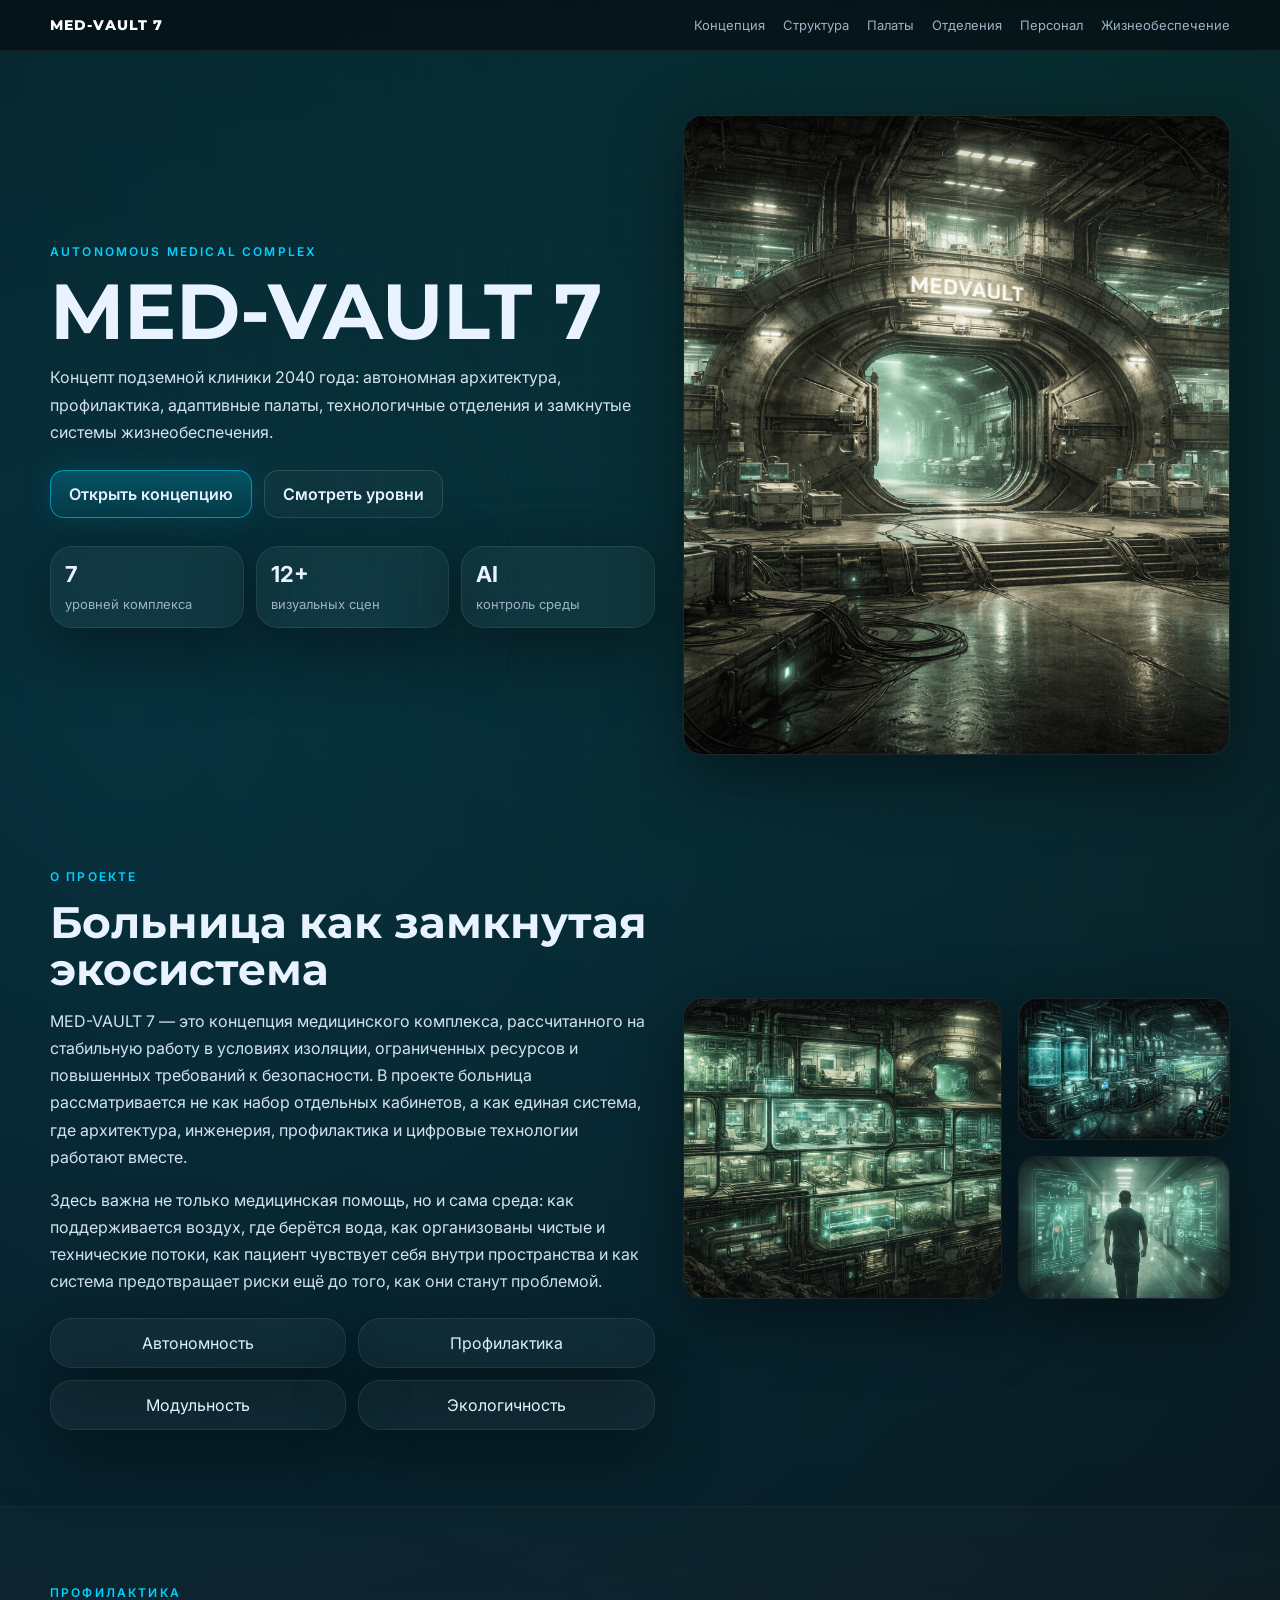
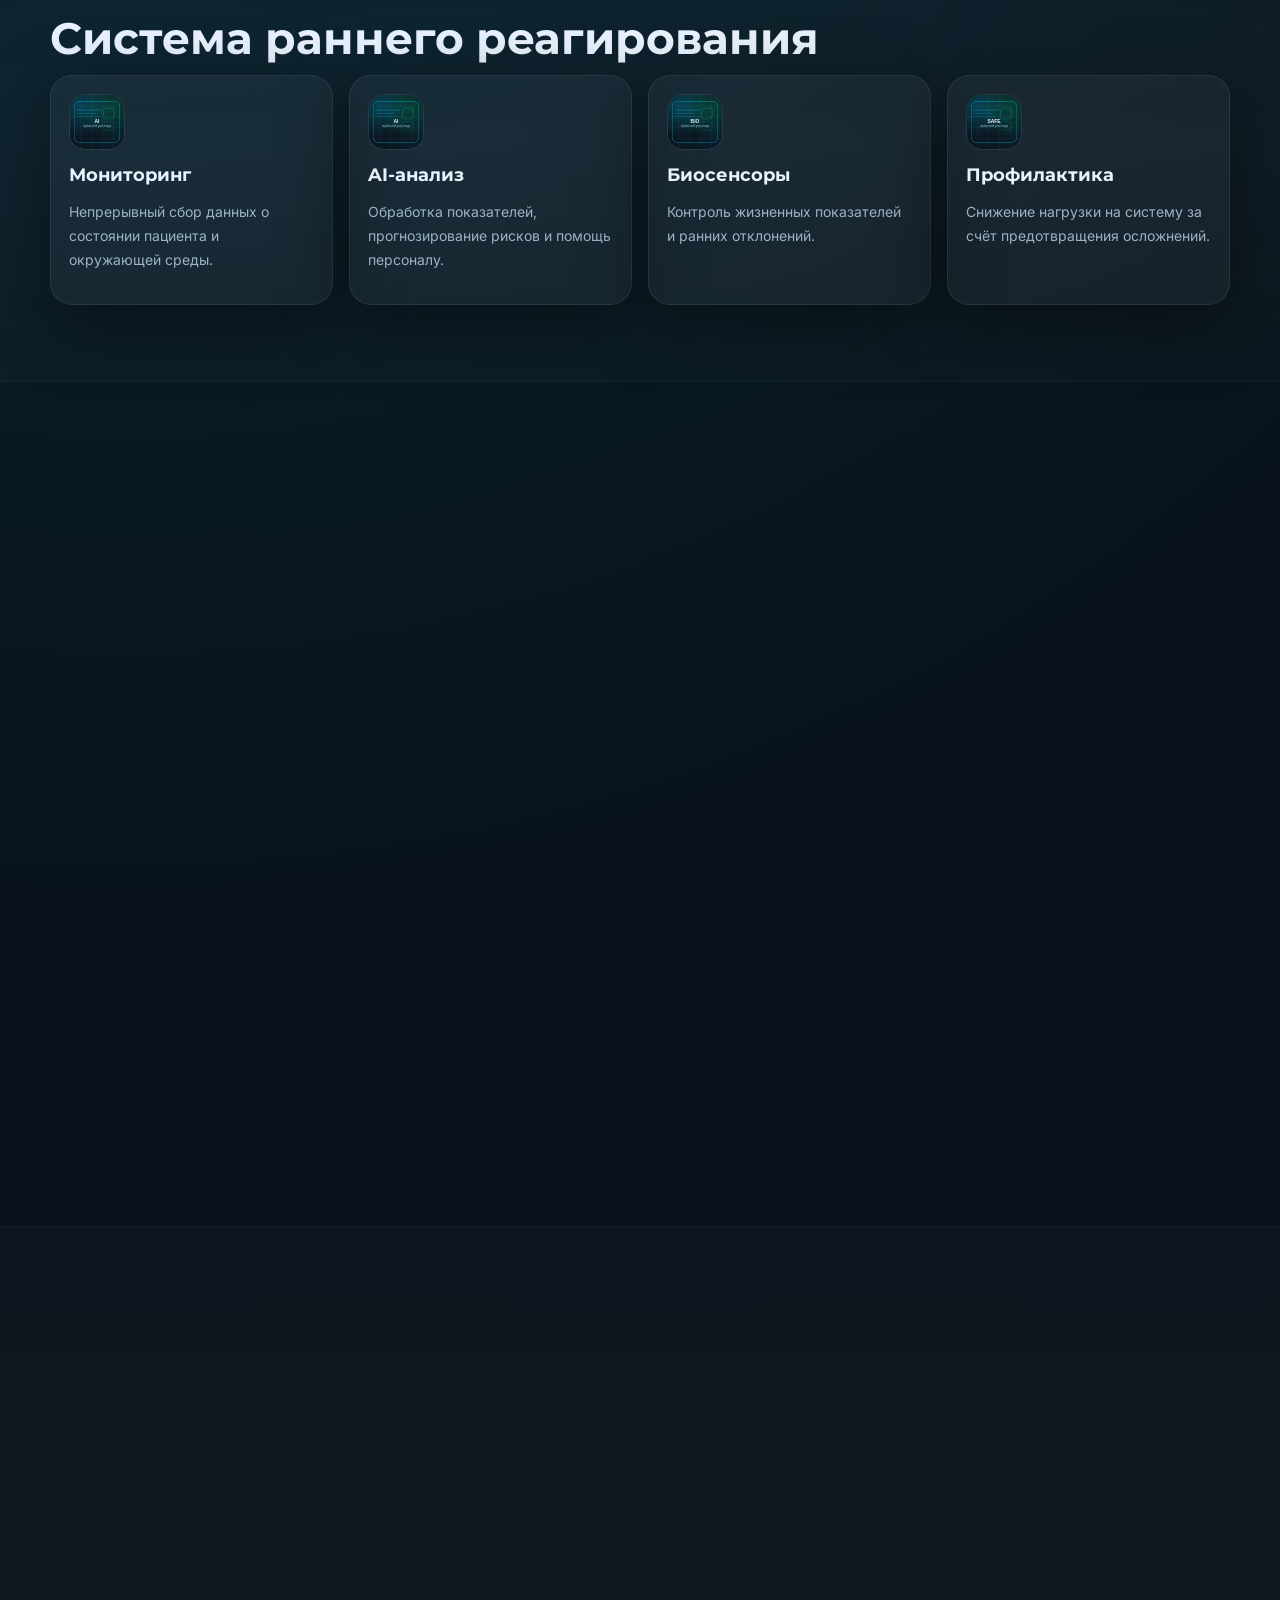
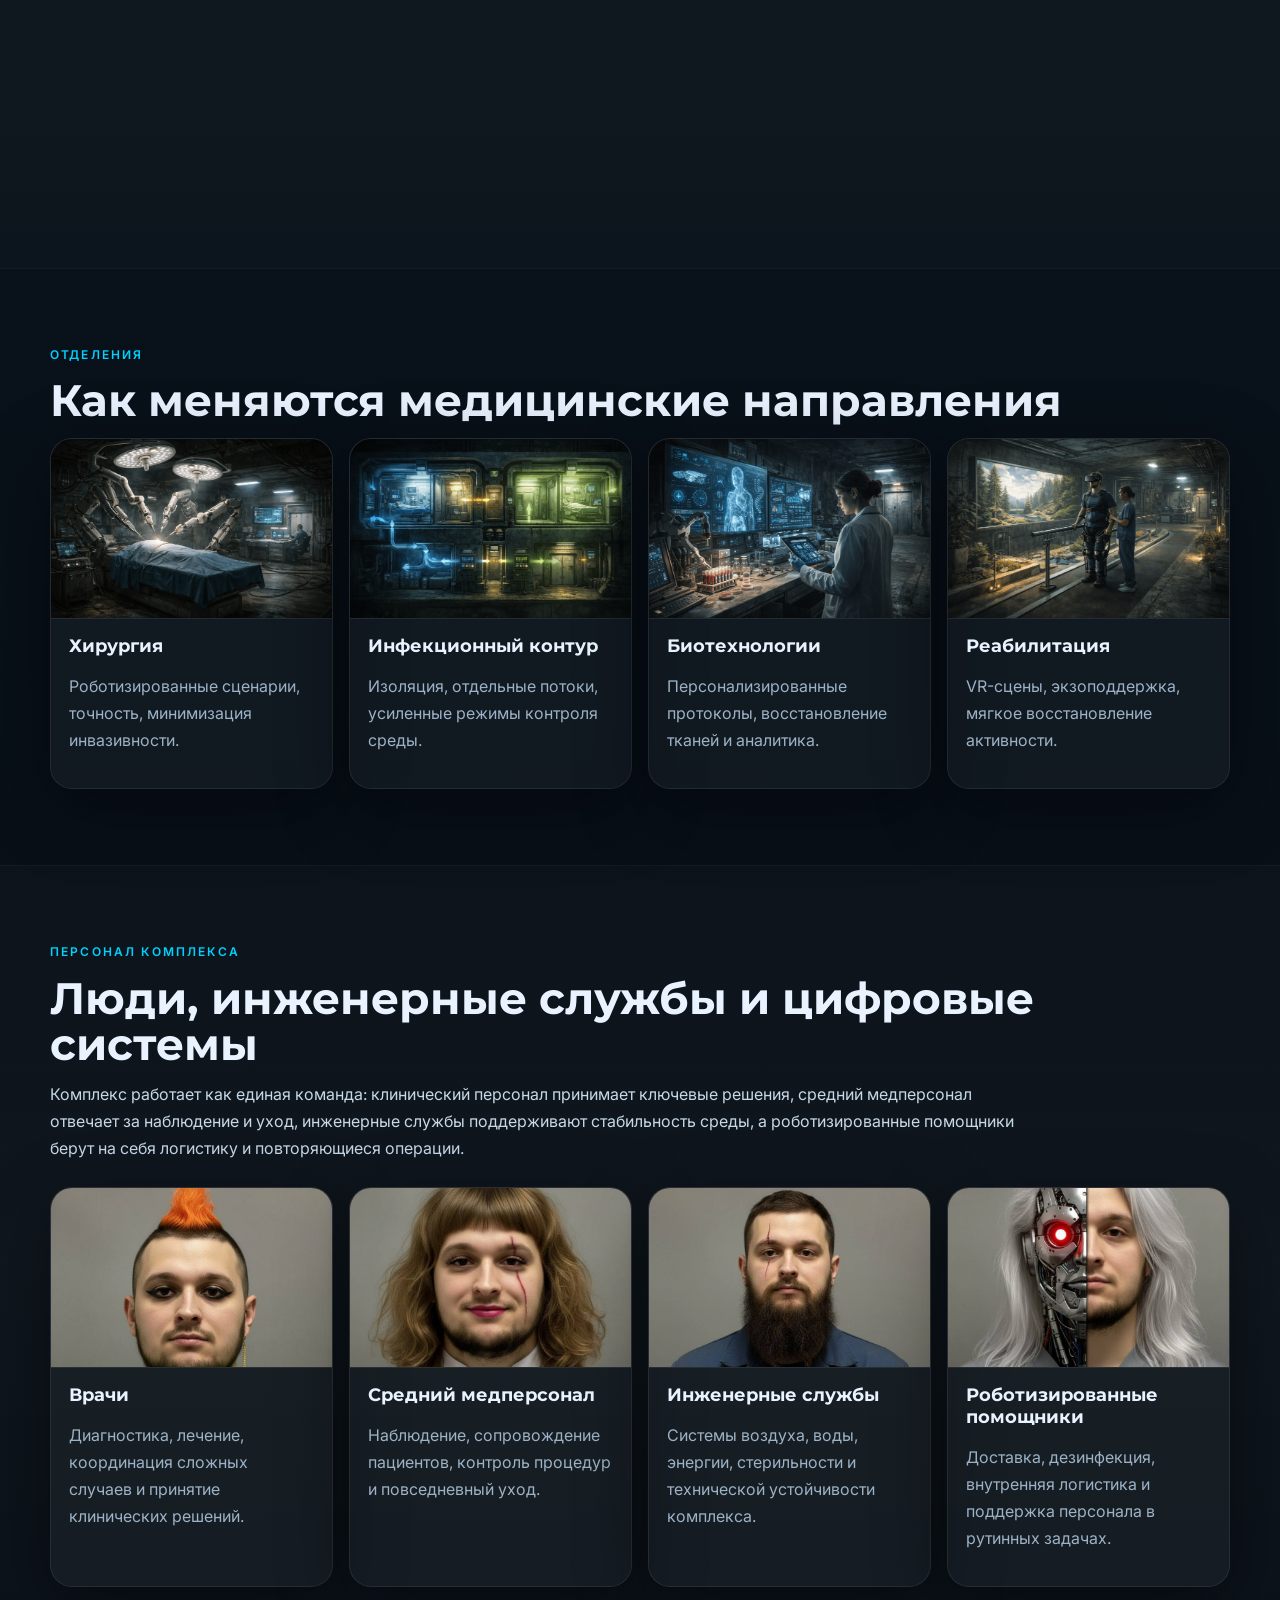
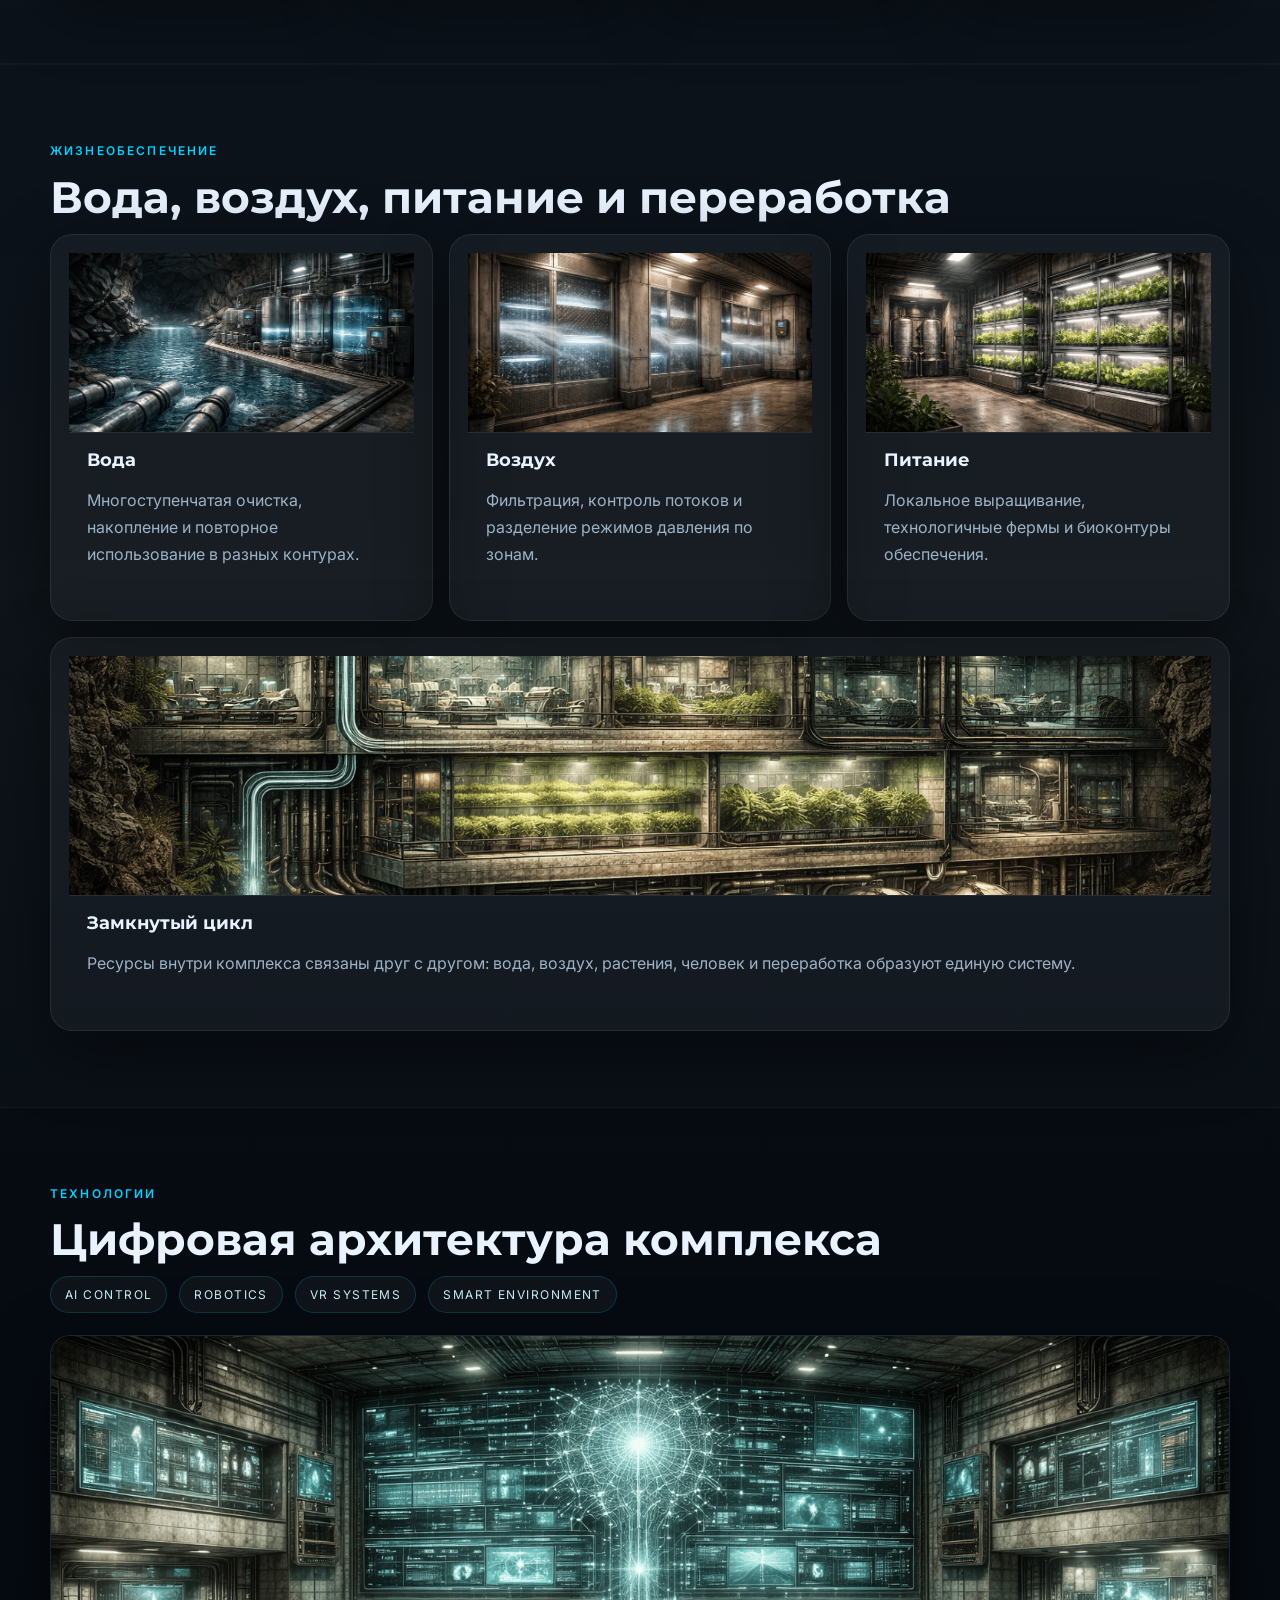
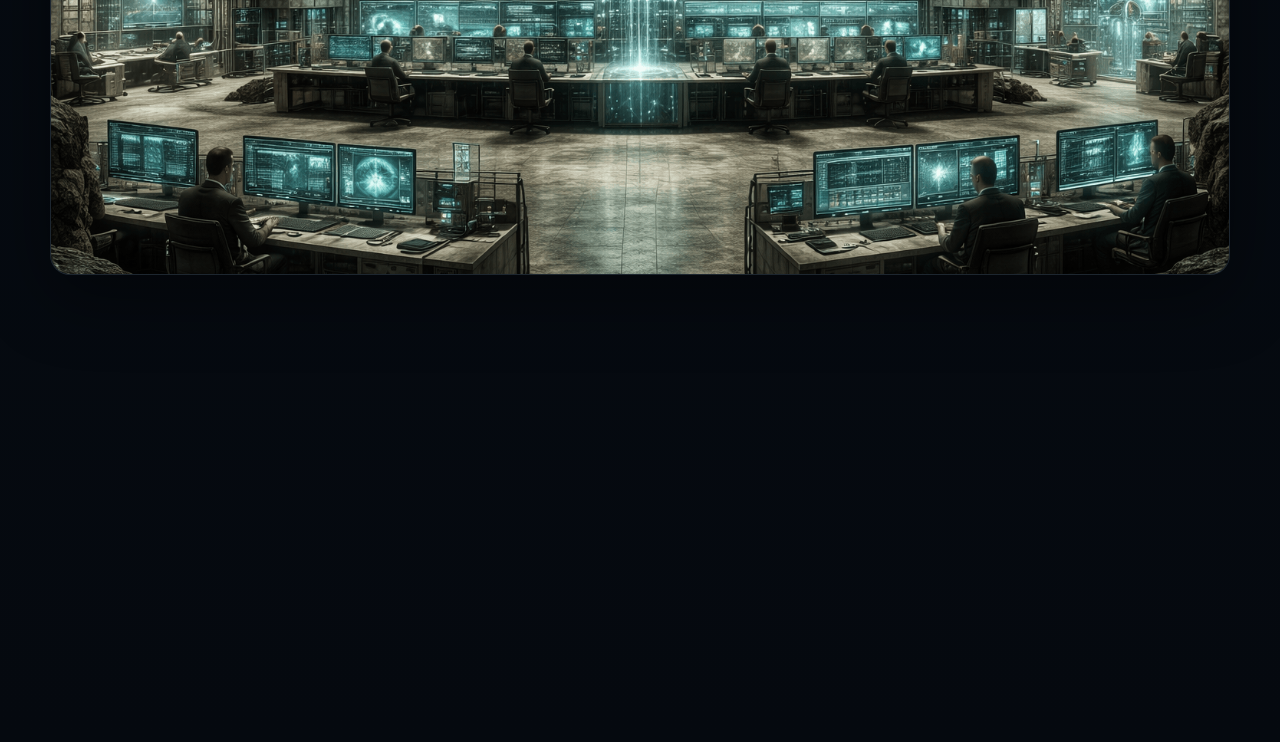
<file: index.html>
<!doctype html>
<html lang="ru">
<head>
  <meta charset="utf-8" />
  <meta name="viewport" content="width=device-width, initial-scale=1" />
  <title>MED-VAULT 7</title>
  <meta name="description" content="Футуристический концепт автономного медицинского комплекса будущего." />
  <link rel="preconnect" href="https://fonts.googleapis.com">
  <link rel="preconnect" href="https://fonts.gstatic.com" crossorigin>
  <link href="https://fonts.googleapis.com/css2?family=Inter:wght@400;500;600;700&family=Montserrat:wght@600;700;800&display=swap" rel="stylesheet">
  <link rel="stylesheet" href="assets/css/style.css" />
</head>
<body>
  <div class="bg-grid"></div>
  <header class="site-header">
    <div class="container header-row">
      <a href="#hero" class="brand">MED-VAULT 7</a>
      <nav class="nav">
        <a href="#concept">Концепция</a>
        <a href="#levels">Структура</a>
        <a href="#wards">Палаты</a>
        <a href="#departments">Отделения</a>
        <a href="#staff">Персонал</a>
        <a href="#support">Жизнеобеспечение</a>
      </nav>
    </div>
  </header>

  <main>
    <section class="hero" id="hero">
      <div class="container hero-grid reveal">
        <div>
          <p class="eyebrow">AUTONOMOUS MEDICAL COMPLEX</p>
          <h1>MED-VAULT 7</h1>
          <p class="lead">Концепт подземной клиники 2040 года: автономная архитектура, профилактика, адаптивные палаты, технологичные отделения и замкнутые системы жизнеобеспечения.</p>
          <div class="hero-actions">
            <a class="btn btn-primary" href="#concept">Открыть концепцию</a>
            <a class="btn btn-ghost" href="#levels">Смотреть уровни</a>
          </div>
          <div class="stats">
            <div class="stat"><strong>7</strong><span>уровней комплекса</span></div>
            <div class="stat"><strong>12+</strong><span>визуальных сцен</span></div>
            <div class="stat"><strong>AI</strong><span>контроль среды</span></div>
          </div>
        </div>
        <div class="hero-visual stack-visual">
          <img src="assets/img/1.png" alt="Футуристический медицинский комплекс" class="panel-image large">
        </div>
      </div>
    </section>

    <section class="section" id="concept">
      <div class="container two-col reveal">
        <div>
          <p class="section-label">О проекте</p>
          <h2>Больница как замкнутая экосистема</h2>
          <p>MED-VAULT 7 — это концепция медицинского комплекса, рассчитанного на стабильную работу в условиях изоляции, ограниченных ресурсов и повышенных требований к безопасности. В проекте больница рассматривается не как набор отдельных кабинетов, а как единая система, где архитектура, инженерия, профилактика и цифровые технологии работают вместе.</p>
          <p>Здесь важна не только медицинская помощь, но и сама среда: как поддерживается воздух, где берётся вода, как организованы чистые и технические потоки, как пациент чувствует себя внутри пространства и как система предотвращает риски ещё до того, как они станут проблемой.</p>
          <div class="mini-grid">
            <div class="mini-card">Автономность</div>
            <div class="mini-card">Профилактика</div>
            <div class="mini-card">Модульность</div>
            <div class="mini-card">Экологичность</div>
          </div>
        </div>
        <div class="gallery-2x2">
          <img src="assets/img/2.png" alt="Общий вид комплекса" class="panel-image tall">
          <img src="assets/img/3.png" alt="Схема комплекса" class="panel-image">
          <img src="assets/img/4.png" alt="Лаборатория будущего" class="panel-image">
        </div>
      </div>
    </section>

    <section class="section alt" id="prevention">
      <div class="container reveal">
        <p class="section-label">Профилактика</p>
        <h2>Система раннего реагирования</h2>
        <div class="cards four">
          <article class="card icon-card">
            <img src="assets/img/icon-ai.svg" alt="Мониторинг" class="icon-img">
            <h3>Мониторинг</h3>
            <p>Непрерывный сбор данных о состоянии пациента и окружающей среды.</p>
          </article>
          <article class="card icon-card">
            <img src="assets/img/icon-ai.svg" alt="Анализ" class="icon-img">
            <h3>AI-анализ</h3>
            <p>Обработка показателей, прогнозирование рисков и помощь персоналу.</p>
          </article>
          <article class="card icon-card">
            <img src="assets/img/icon-bio.svg" alt="Биосенсоры" class="icon-img">
            <h3>Биосенсоры</h3>
            <p>Контроль жизненных показателей и ранних отклонений.</p>
          </article>
          <article class="card icon-card">
            <img src="assets/img/icon-shield.svg" alt="Профилактика" class="icon-img">
            <h3>Профилактика</h3>
            <p>Снижение нагрузки на систему за счёт предотвращения осложнений.</p>
          </article>
        </div>
      </div>
    </section>

    <section class="section" id="levels">
      <div class="container reveal">
        <p class="section-label">Структура комплекса</p>
        <h2>Вертикальная организация уровней</h2>
        <div class="levels-layout">
          <div class="levels-column">
            <button class="level active" data-title="Уровень 0 — Приём и фильтрация" data-text="Входная зона, первичный контроль, сортировка потоков и маршрутизация пациентов." data-image="assets/img/5.png">0</button>
            <button class="level" data-title="Уровень -1 — Контроль санитарных рисков" data-text="Изолированные контуры с отдельными режимами доступа и воздухообмена." data-image="assets/img/6.png">-1</button>
            <button class="level" data-title="Уровень -2 — Диагностика" data-text="Быстрые анализы, сканирование и цифровая маршрутизация по отделениям." data-image="assets/img/7.jpg">-2</button>
            <button class="level" data-title="Уровень -3 — Лечение" data-text="Основные лечебные зоны: вмешательства, интенсивная помощь и контроль состояния." data-image="assets/img/8.jpg">-3</button>
            <button class="level" data-title="Уровень -4 — Палаты" data-text="Индивидуальные модули с настраиваемой средой, тишиной и визуальным комфортом." data-image="assets/img/9.jpg">-4</button>
            <button class="level" data-title="Уровень -5 — Экосистема" data-text="Контуры воды, питания, воздуха и локального производства ресурсов." data-image="assets/img/10.png">-5</button>
            <button class="level" data-title="Уровень -6 — Технический уровень" data-text="Энергия, переработка, резервные системы и инженерные коммуникации." data-image="assets/img/11.png">-6</button>
          </div>
          <div class="level-panel card">
            <h3 id="level-title">Уровень 0 — Приём и фильтрация</h3>
            <p id="level-text">Входная зона, первичный контроль, сортировка потоков и маршрутизация пациентов.</p>
            <img id="level-image" src="assets/img/5.png" alt="Визуал выбранного уровня" class="panel-image top-gap">
          </div>
        </div>
      </div>
    </section>

    <section class="section alt" id="wards">
      <div class="container reveal">
        <p class="section-label">Пациентские модули</p>
        <h2>Палаты будущего</h2>
        <div class="two-col reverse">
          <div class="gallery-3">
            <img src="assets/img/12.png" alt="Общий вид палаты" class="panel-image tall">
            <img src="assets/img/13.png" alt="Интеллектуальная кровать" class="panel-image">
            <img src="assets/img/14.png" alt="Панель управления" class="panel-image">
          </div>
          <div>
            <p>Палаты проектируются как автономные модули. Внутри поддерживаются параметры микроклимата, освещения, стерильности и комфорта. Пространство адаптируется под сценарий использования: наблюдение, восстановление, повышенный контроль или полная изоляция.</p>
            <p>Система объединяет интеллектуальную кровать, локальную вентиляцию, цифровой интерфейс, встроенные датчики и визуальные среды для снижения стресса. Благодаря этому палата становится не просто комнатой, а активной частью лечебного процесса.</p>
            <ul class="feature-list">
              <li>настройка температуры, влажности и состава воздуха</li>
              <li>динамический световой цикл и шумоизоляция</li>
              <li>локальные сценарии стерильности</li>
              <li>цифровые интерфейсы и сервисная автоматизация</li>
            </ul>
          </div>
        </div>
      </div>
    </section>

    <section class="section" id="departments">
      <div class="container reveal">
        <p class="section-label">Отделения</p>
        <h2>Как меняются медицинские направления</h2>
        <div class="cards four media-cards">
          <article class="card media-card"><img src="assets/img/15.png" alt="Хирургия"><h3>Хирургия</h3><p>Роботизированные сценарии, точность, минимизация инвазивности.</p></article>
          <article class="card media-card"><img src="assets/img/16.png" alt="Инфекционный контур"><h3>Инфекционный контур</h3><p>Изоляция, отдельные потоки, усиленные режимы контроля среды.</p></article>
          <article class="card media-card"><img src="assets/img/17.png" alt="Биотехнологии"><h3>Биотехнологии</h3><p>Персонализированные протоколы, восстановление тканей и аналитика.</p></article>
          <article class="card media-card"><img src="assets/img/18.png" alt="Реабилитация"><h3>Реабилитация</h3><p>VR-сцены, экзоподдержка, мягкое восстановление активности.</p></article>
        </div>
      </div>
    </section>


    <section class="section alt" id="staff">
      <div class="container reveal">
        <p class="section-label">Персонал комплекса</p>
        <h2>Люди, инженерные службы и цифровые системы</h2>
        <p class="section-intro">Комплекс работает как единая команда: клинический персонал принимает ключевые решения, средний медперсонал отвечает за наблюдение и уход, инженерные службы поддерживают стабильность среды, а роботизированные помощники берут на себя логистику и повторяющиеся операции.</p>
        <div class="cards four media-cards">
          <article class="card media-card"><img src="assets/img/19.png" alt="Клинический персонал"><h3>Врачи</h3><p>Диагностика, лечение, координация сложных случаев и принятие клинических решений.</p></article>
          <article class="card media-card"><img src="assets/img/20.png" alt="Средний медицинский персонал"><h3>Средний медперсонал</h3><p>Наблюдение, сопровождение пациентов, контроль процедур и повседневный уход.</p></article>
          <article class="card media-card"><img src="assets/img/21.png" alt="Инженерные службы"><h3>Инженерные службы</h3><p>Системы воздуха, воды, энергии, стерильности и технической устойчивости комплекса.</p></article>
          <article class="card media-card"><img src="assets/img/22.png" alt="Роботизированные помощники"><h3>Роботизированные помощники</h3><p>Доставка, дезинфекция, внутренняя логистика и поддержка персонала в рутинных задачах.</p></article>
        </div>
      </div>
    </section>

    <section class="section alt" id="support">
      <div class="container reveal">
        <p class="section-label">Жизнеобеспечение</p>
        <h2>Вода, воздух, питание и переработка</h2>
        <div class="support-grid">
          <article class="card support-card"><img src="assets/img/23.png" alt="Вода"><h3>Вода</h3><p>Многоступенчатая очистка, накопление и повторное использование в разных контурах.</p></article>
          <article class="card support-card"><img src="assets/img/24.png" alt="Воздух"><h3>Воздух</h3><p>Фильтрация, контроль потоков и разделение режимов давления по зонам.</p></article>
          <article class="card support-card"><img src="assets/img/25.png" alt="Питание"><h3>Питание</h3><p>Локальное выращивание, технологичные фермы и биоконтуры обеспечения.</p></article>
          <article class="card support-card wide"><img src="assets/img/26.png" alt="Замкнутый цикл"><h3>Замкнутый цикл</h3><p>Ресурсы внутри комплекса связаны друг с другом: вода, воздух, растения, человек и переработка образуют единую систему.</p></article>
        </div>
      </div>
    </section>

    <section class="section" id="tech">
      <div class="container reveal">
        <p class="section-label">Технологии</p>
        <h2>Цифровая архитектура комплекса</h2>
        <div class="tech-layout">
          <div class="tech-tags">
            <span>AI CONTROL</span>
            <span>ROBOTICS</span>
            <span>VR SYSTEMS</span>
            <span>SMART ENVIRONMENT</span>
          </div>
          <img src="assets/img/27.png" alt="Технологическая схема" class="panel-image big-center">
        </div>
      </div>
    </section>

    <section class="section final-section">
      <div class="container reveal final-box">
        <h2>Это не просто больница — это система выживания</h2>
        <p></p>
        <a class="btn btn-primary" href="#hero">Наверх</a>
      </div>
    </section>
  </main>

  <script src="assets/js/app.js"></script>
</body>
</html>
</file>
<file: assets/css/style.css>
:root{
  --bg:#081018;
  --bg2:#0d1621;
  --panel:rgba(255,255,255,0.04);
  --line:rgba(255,255,255,0.12);
  --text:#e9f3ff;
  --muted:#9cb2c6;
  --blue:#00d1ff;
  --green:#00ff9c;
  --shadow:0 20px 70px rgba(0,0,0,.45);
  --radius:22px;
  --container:1180px;
}
*{box-sizing:border-box}
html{scroll-behavior:smooth}
body{
  margin:0;
  font-family:Inter,system-ui,sans-serif;
  color:var(--text);
  background:
    radial-gradient(circle at 10% 10%, rgba(0,209,255,.15), transparent 28%),
    radial-gradient(circle at 90% 0%, rgba(0,255,156,.08), transparent 24%),
    linear-gradient(180deg, #071018 0%, #09121b 40%, #05090f 100%);
}
img{display:block;max-width:100%}
a{color:inherit;text-decoration:none}
.container{width:min(var(--container),calc(100% - 40px));margin:0 auto}
.bg-grid{
  position:fixed; inset:0; pointer-events:none; opacity:.09;
  background-image: linear-gradient(rgba(255,255,255,.18) 1px, transparent 1px), linear-gradient(90deg, rgba(255,255,255,.18) 1px, transparent 1px);
  background-size: 42px 42px;
  mask-image: radial-gradient(circle at center, black 30%, transparent 90%);
}
.site-header{
  position:sticky; top:0; z-index:10;
  backdrop-filter: blur(10px);
  background:rgba(6,10,15,.65);
  border-bottom:1px solid rgba(255,255,255,.06);
}
.header-row{display:flex;justify-content:space-between;align-items:center;gap:20px;padding:16px 0}
.brand{font-family:Montserrat,sans-serif;font-weight:800;letter-spacing:.08em;font-size:14px;color:#fff}
.nav{display:flex;gap:18px;flex-wrap:wrap}
.nav a{font-size:13px;color:var(--muted)}
.nav a:hover{color:#fff}
.hero{padding:64px 0 36px}
.hero-grid,.two-col{display:grid;grid-template-columns:1.05fr .95fr;gap:28px;align-items:center}
.reverse{grid-template-columns:.95fr 1.05fr}
.eyebrow,.section-label{
  color:var(--blue); text-transform:uppercase; letter-spacing:.18em; font-size:12px; font-weight:600; margin:0 0 12px;
}
h1,h2,h3{font-family:Montserrat,sans-serif;margin:0 0 14px}
h1{font-size:clamp(42px,7vw,78px);line-height:.95}
h2{font-size:clamp(28px,4vw,44px);line-height:1.05}
h3{font-size:18px}
.lead,p{line-height:1.7;color:#d3e2f0}
.section-intro{max-width:980px;margin:0 0 24px;color:#c7d8e8}
.section{padding:76px 0}
.alt{background:linear-gradient(180deg, rgba(255,255,255,.015), rgba(255,255,255,.03), rgba(255,255,255,.015));border-top:1px solid rgba(255,255,255,.03);border-bottom:1px solid rgba(255,255,255,.03)}
.btn{display:inline-flex;align-items:center;justify-content:center;padding:13px 18px;border-radius:14px;font-weight:600;border:1px solid var(--line);transition:.2s ease}
.btn:hover{transform:translateY(-1px)}
.btn-primary{background:linear-gradient(180deg, rgba(0,209,255,.22), rgba(0,209,255,.08));border-color:rgba(0,209,255,.55);box-shadow:0 0 30px rgba(0,209,255,.12)}
.btn-ghost{background:rgba(255,255,255,.03)}
.hero-actions{display:flex;gap:12px;flex-wrap:wrap;margin:24px 0 28px}
.stats{display:grid;grid-template-columns:repeat(3,1fr);gap:12px}
.stat,.mini-card,.card,.level-panel,.final-box{
  background:var(--panel);
  border:1px solid rgba(255,255,255,.08);
  border-radius:var(--radius);
  box-shadow:var(--shadow);
}
.stat{padding:14px}
.stat strong{display:block;font-size:22px;margin-bottom:6px}
.stat span{font-size:13px;color:var(--muted)}
.stack-visual{position:relative;min-height:640px}
.panel-image{width:100%;border-radius:20px;border:1px solid rgba(255,255,255,.08);background:#0a131d;box-shadow:var(--shadow)}
.panel-image.large{height:640px;object-fit:cover}
.panel-image.tall{height:420px;object-fit:cover}
.floating-card{position:absolute;width:42%;max-width:280px;box-shadow:var(--shadow)}
.top-right{top:24px;right:-10px}
.bottom-left{bottom:24px;left:-10px}
.mini-grid{display:grid;grid-template-columns:repeat(2,1fr);gap:12px;margin-top:22px}
.mini-card{padding:14px 16px;text-align:center;color:#dbf7ff}
.gallery-2x2{display:grid;grid-template-columns:1.2fr .8fr;gap:16px}
.gallery-2x2 .panel-image:nth-child(1){grid-row:span 2;height:100%}
.gallery-3{display:grid;grid-template-columns:1.2fr .8fr;gap:16px}
.gallery-3 .panel-image:nth-child(1){grid-row:span 2;height:100%}
.cards{display:grid;gap:16px}
.cards.four{grid-template-columns:repeat(4,1fr)}
.card{padding:18px;overflow:hidden}
.icon-img{width:56px;height:56px;margin-bottom:14px;border-radius:16px;border:1px solid rgba(255,255,255,.08)}
.icon-card p{font-size:14px;color:var(--muted)}
.levels-layout{display:grid;grid-template-columns:.7fr 1.3fr;gap:22px;align-items:start}
.levels-column{position:relative;padding-left:16px}
.levels-column::before{content:"";position:absolute;left:29px;top:14px;bottom:14px;width:2px;background:linear-gradient(180deg,var(--blue),rgba(0,255,156,.5));box-shadow:0 0 20px rgba(0,209,255,.3)}
.level{position:relative;display:block;width:100%;margin:12px 0;padding:14px 16px 14px 56px;border-radius:16px;border:1px solid rgba(255,255,255,.08);background:rgba(255,255,255,.03);color:#fff;text-align:left;font-weight:700;cursor:pointer}
.level::before{content:attr(data-level);position:absolute;left:10px;top:50%;transform:translateY(-50%);width:34px;height:34px;border-radius:12px;display:grid;place-items:center;background:rgba(0,209,255,.12);border:1px solid rgba(0,209,255,.38);box-shadow:0 0 20px rgba(0,209,255,.12)}
.level.active,.level:hover{border-color:rgba(0,209,255,.45);background:rgba(0,209,255,.08)}
.level-panel{padding:20px}
.top-gap{margin-top:18px}
.feature-list{padding-left:18px;color:var(--muted);line-height:1.8}
.media-card{padding:0}
.media-card img,.support-card img{width:100%;height:180px;object-fit:cover;border-bottom:1px solid rgba(255,255,255,.08)}
.media-card h3,.media-card p,.support-card h3,.support-card p{padding-left:18px;padding-right:18px}
.media-card h3,.support-card h3{padding-top:16px}
.media-card p,.support-card p{padding-bottom:18px;color:var(--muted)}
.support-grid{display:grid;grid-template-columns:repeat(3,1fr);gap:16px}
.support-card.wide{grid-column:span 3}
.support-card.wide img{height:240px}
.tech-layout{display:grid;gap:22px}
.tech-tags{display:flex;flex-wrap:wrap;gap:12px}
.tech-tags span{padding:10px 14px;border-radius:999px;background:rgba(255,255,255,.04);border:1px solid rgba(0,209,255,.18);font-size:12px;letter-spacing:.12em;color:#c9eff8}
.big-center{max-height:540px;object-fit:cover}
.final-box{text-align:center;padding:40px 28px;background:linear-gradient(180deg, rgba(0,209,255,.08), rgba(255,255,255,.03));}
.reveal{opacity:0;transform:translateY(24px);transition:opacity .7s ease, transform .7s ease}
.reveal.visible{opacity:1;transform:none}
@media (max-width: 1024px){
  .hero-grid,.two-col,.levels-layout,.support-grid{grid-template-columns:1fr}
  .cards.four{grid-template-columns:repeat(2,1fr)}
  .support-card.wide{grid-column:auto}
  .stack-visual{min-height:auto}
  .floating-card{display:none}
}
@media (max-width: 720px){
  .container{width:min(var(--container),calc(100% - 24px))}
  .nav{display:none}
  .cards.four,.stats,.mini-grid,.gallery-2x2,.gallery-3{grid-template-columns:1fr}
  .gallery-2x2 .panel-image:nth-child(1),.gallery-3 .panel-image:nth-child(1){grid-row:auto;height:auto}
  .panel-image.large{height:auto}
  .section{padding:56px 0}
}
@media (prefers-reduced-motion: reduce){
  html{scroll-behavior:auto}
  .reveal{opacity:1;transform:none;transition:none}
  .btn:hover{transform:none}
}
</file>
